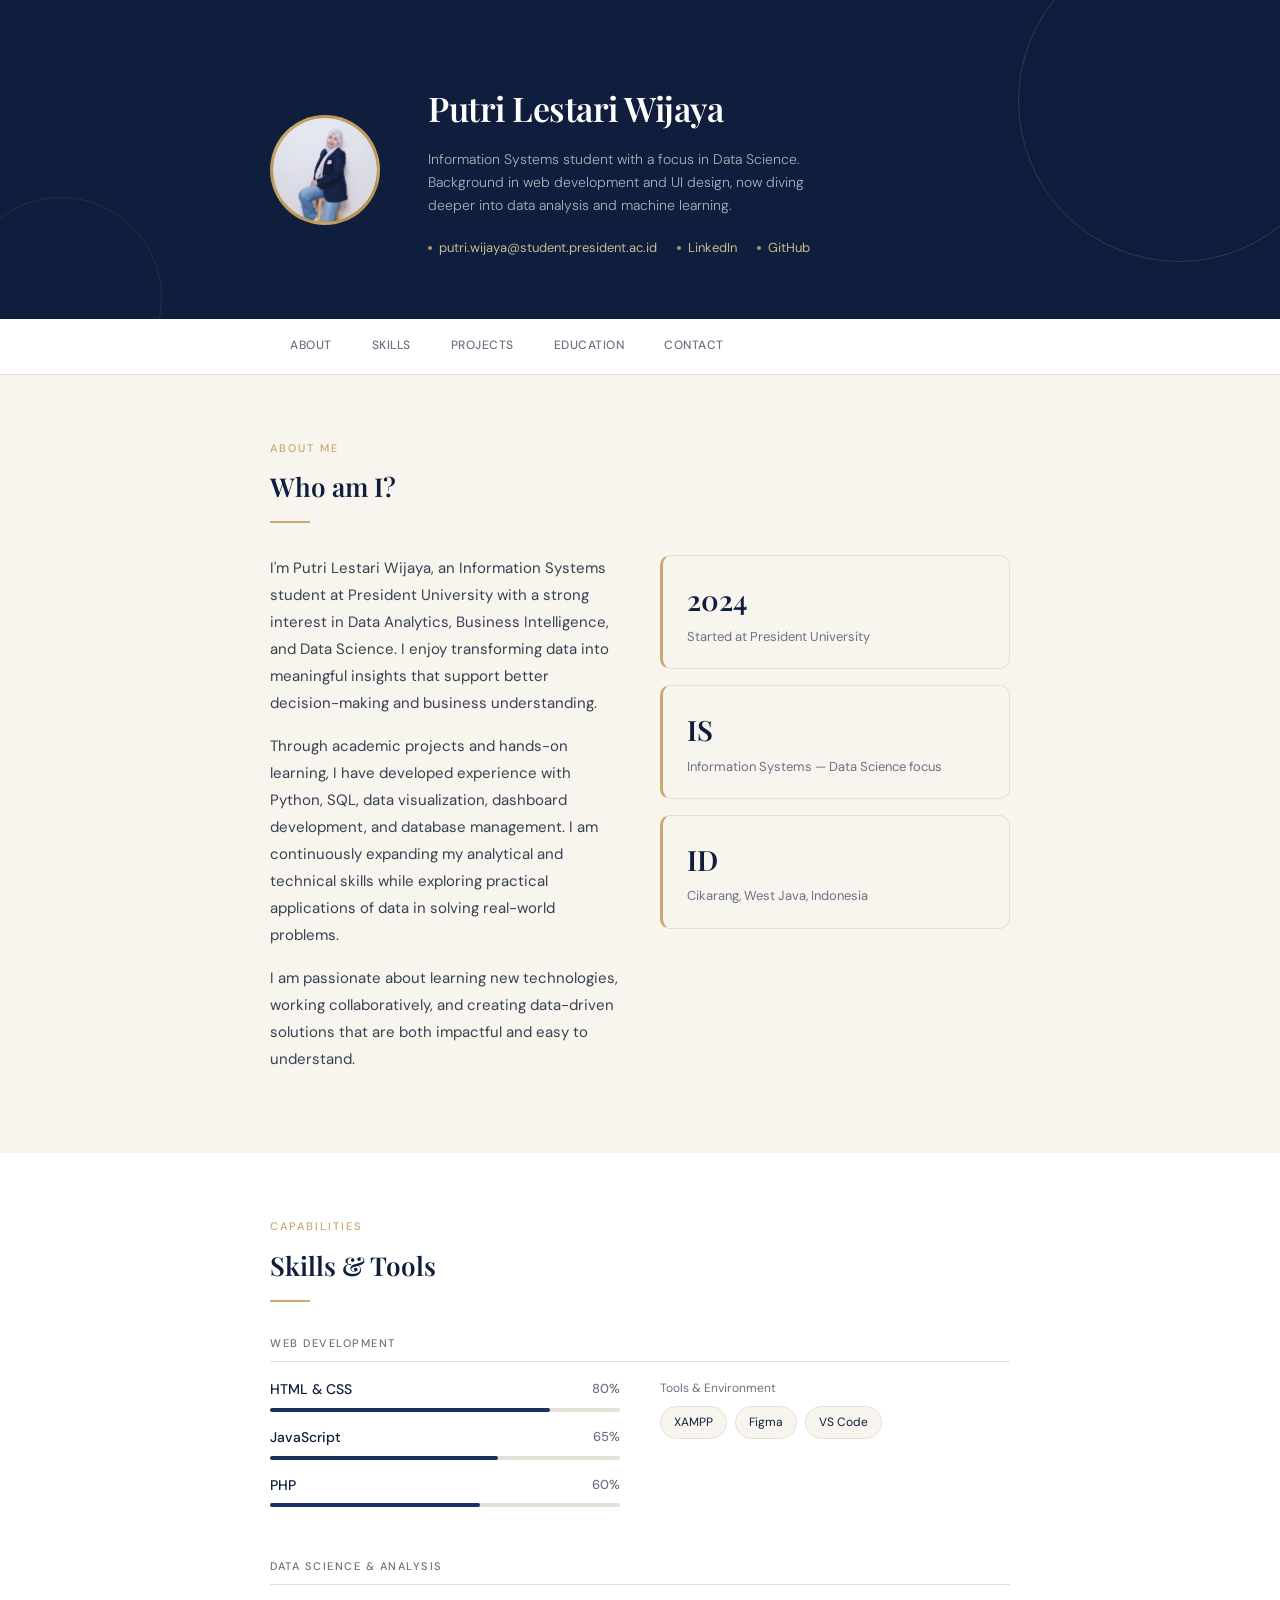
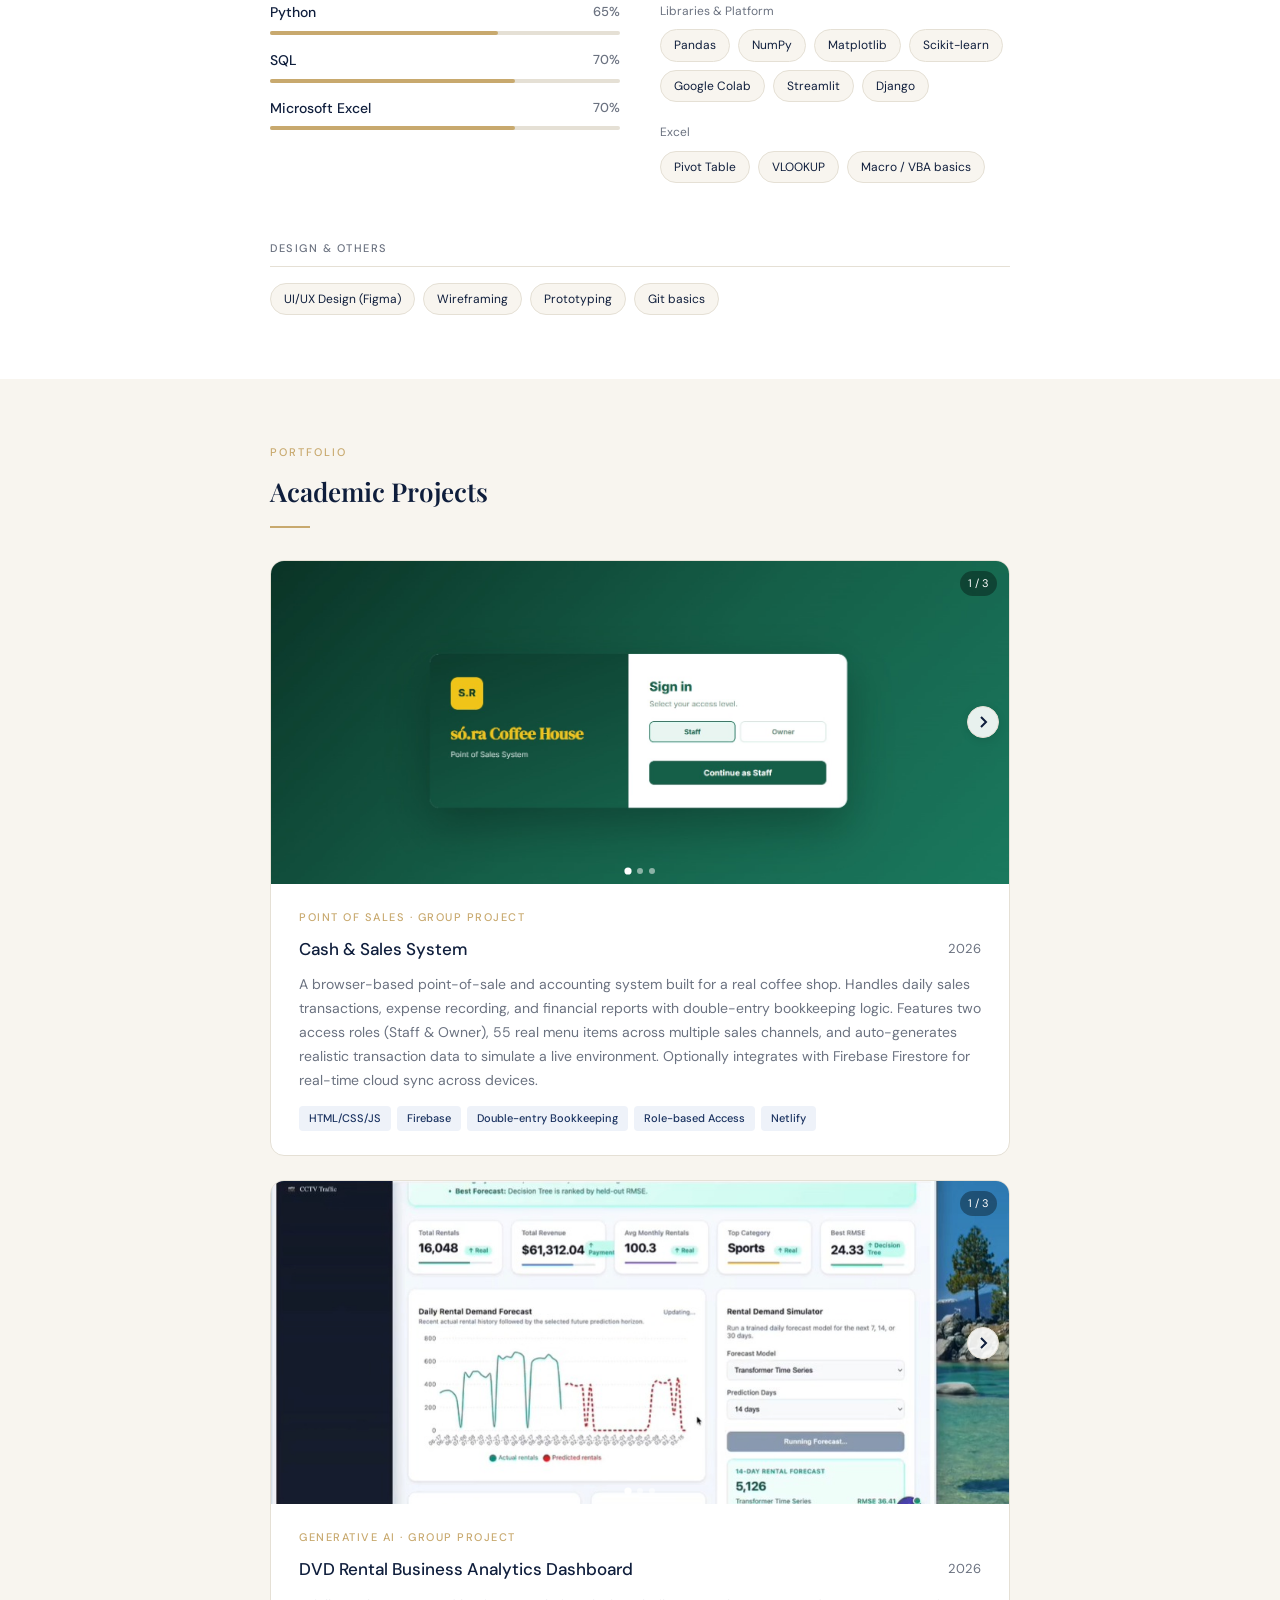
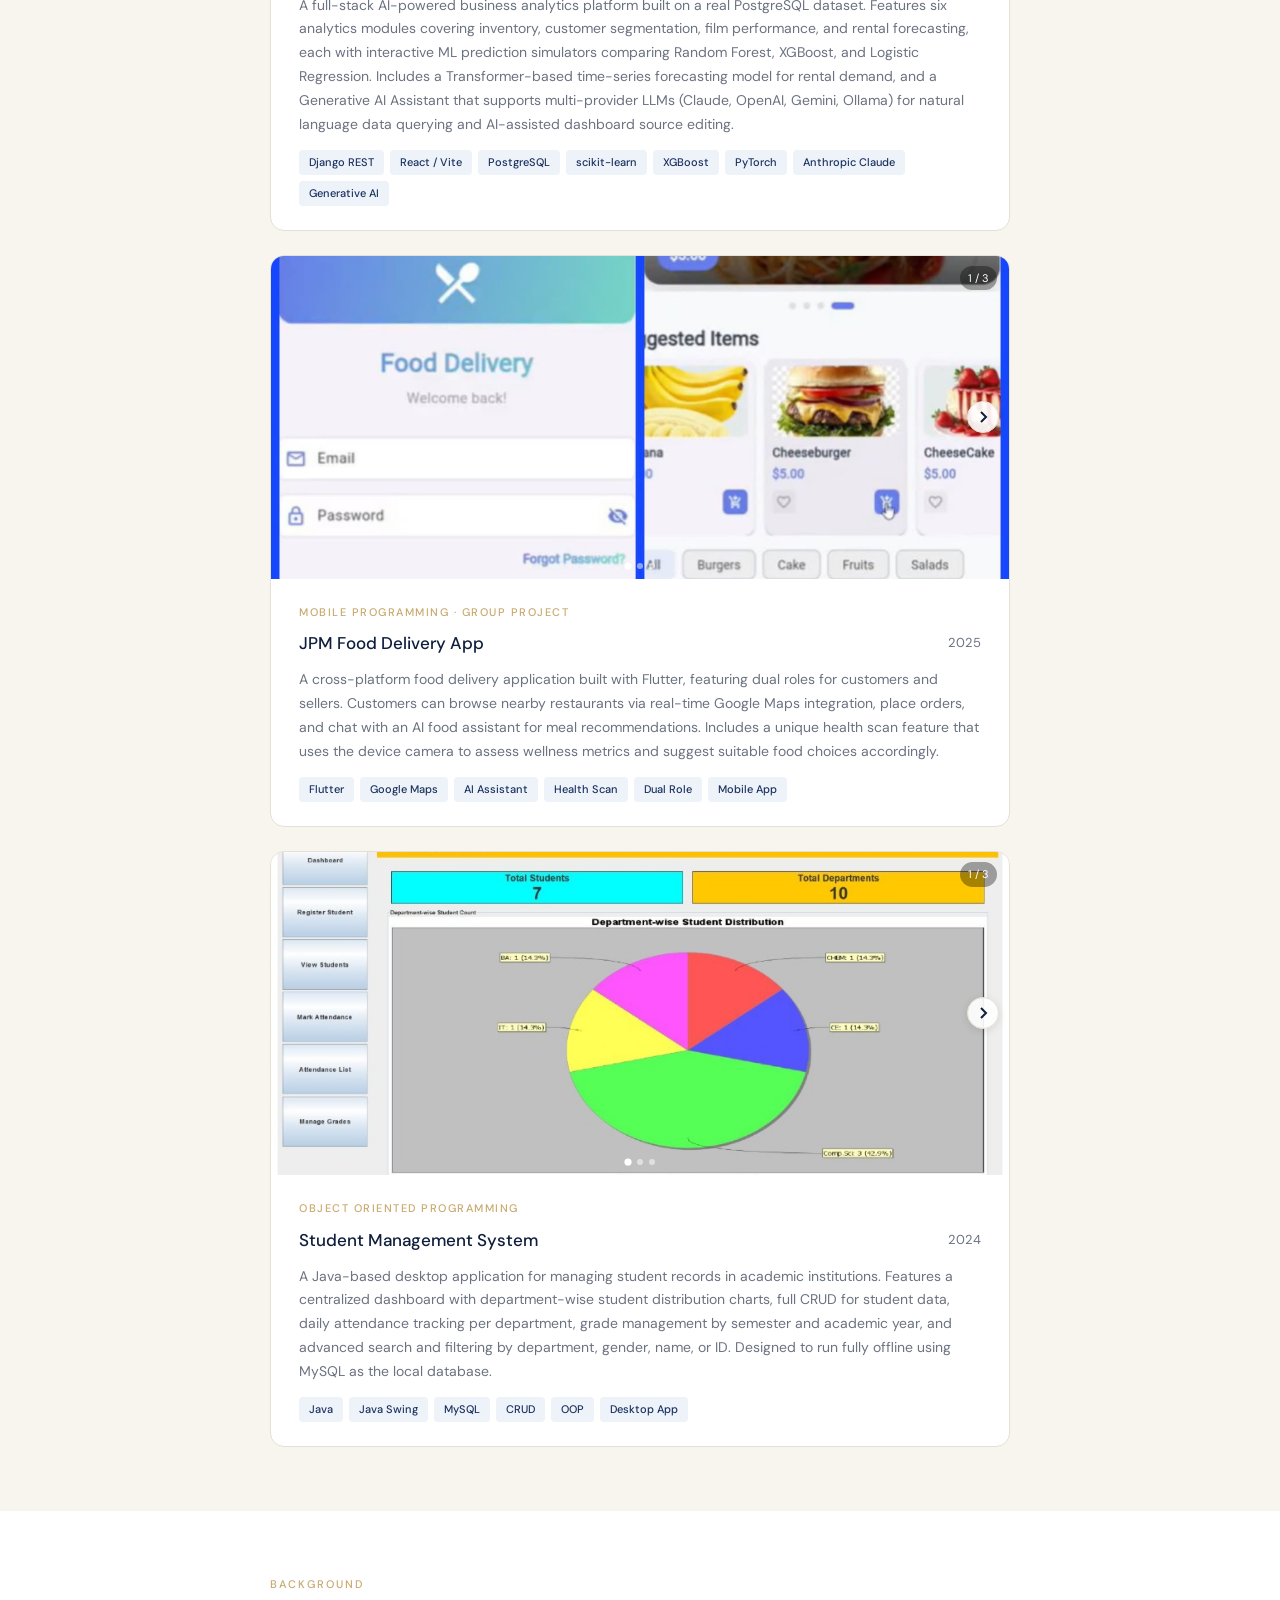
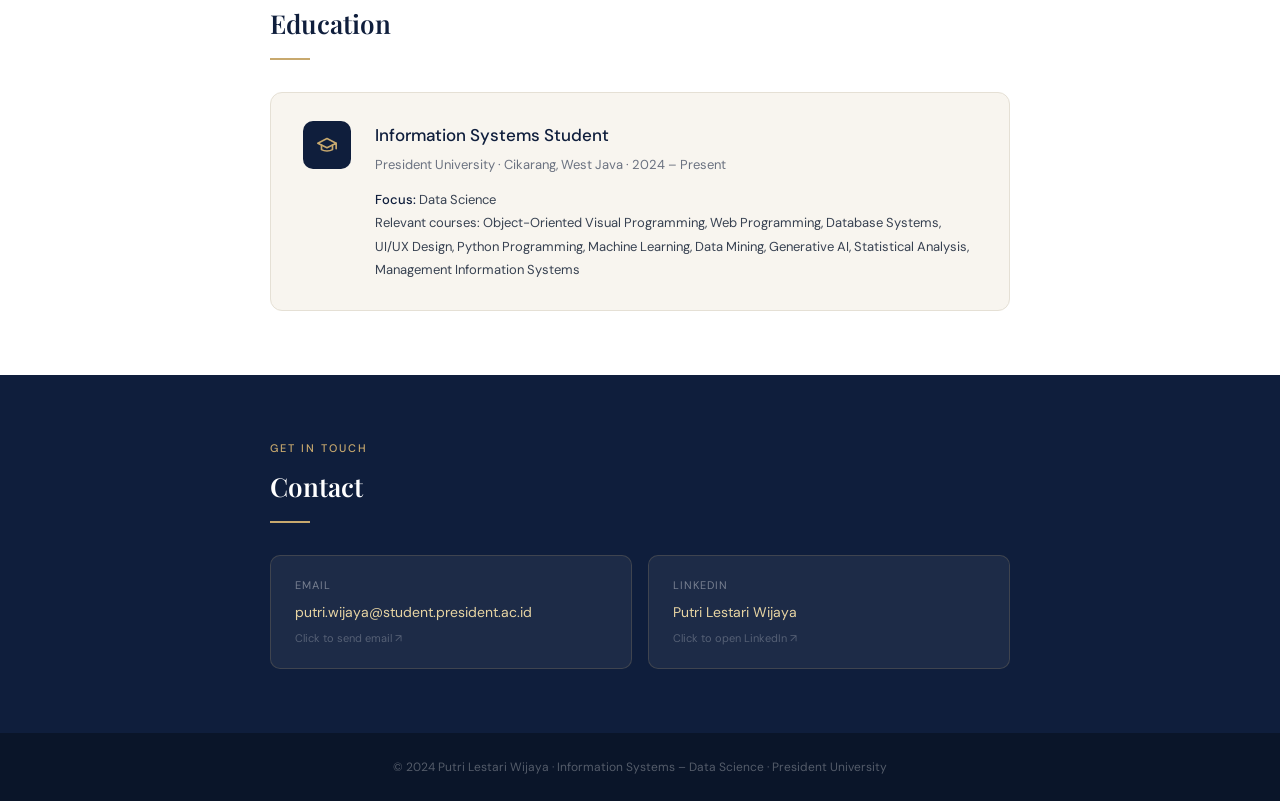
<file: index.html>
<!DOCTYPE html>
<html lang="en">
<head>
  <meta charset="UTF-8">
  <meta name="viewport" content="width=device-width, initial-scale=1.0">
  <title>Putri Lestari Wijaya — Portfolio</title>

  <!-- Google Fonts -->
  <link href="https://fonts.googleapis.com/css2?family=Playfair+Display:wght@400;600&family=DM+Sans:wght@300;400;500&display=swap" rel="stylesheet">

  <!-- Stylesheet -->
  <link rel="stylesheet" href="css/style.css">
</head>
<body>


<!-- =============================================
     HEADER
     Edit: nama, deskripsi singkat, email, LinkedIn
     ============================================= -->
<header>
  <div class="container">
    <div class="header-inner">

      <!-- Avatar: ganti "PLW" dengan inisial kamu -->
      <div class="avatar">
        <img src="images/profile.jpg" alt="Putri Lestari Wijaya">
      </div>
      <div class="header-text">
        <!-- Nama lengkap -->
        <h1>Putri Lestari Wijaya</h1>

        <!-- Deskripsi singkat -->
        <p class="header-desc">
          Information Systems student with a focus in Data Science.
          Background in web development and UI design, now diving deeper
          into data analysis and machine learning.
        </p>

        <!-- Link: email & LinkedIn -->
        <div class="header-links">
          <a href="mailto:putri.wijaya@student.president.ac.id">
            <span class="link-dot"></span>
            putri.wijaya@student.president.ac.id
          </a>
          <a href="https://www.linkedin.com/in/putri-lestari-wijaya-9479b8321/" target="_blank" rel="noopener">
            <span class="link-dot"></span>
            LinkedIn
          </a>
          <a href="https://github.com/putrilestari1204" target="_blank">
            <span class="link-dot"></span>
            GitHub
          </a>
        </div>
      </div>

    </div>
  </div>
</header>


<!-- =============================================
     NAVIGATION
     Edit: label menu kalau ganti nama section
     ============================================= -->
<nav>
  <div class="container">
    <ul>
      <li><a href="#about">About</a></li>
      <li><a href="#skills">Skills</a></li>
      <li><a href="#projects">Projects</a></li>
      <li><a href="#education">Education</a></li>
      <li><a href="#contact">Contact</a></li>
    </ul>
  </div>
</nav>


<!-- =============================================
     ABOUT
     Edit: paragraf tentang diri kamu, angka stat
     ============================================= -->
<section id="about">
  <div class="container">
    <p class="section-label">About Me</p>
    <h2>Who am I?</h2>
    <div class="divider"></div>

    <div class="about-grid">
      <!-- Teks paragraf -->
      <div class="about-text">
        <p>
      I'm Putri Lestari Wijaya, an Information Systems student at President University
      with a strong interest in Data Analytics, Business Intelligence, and Data Science.
      I enjoy transforming data into meaningful insights that support better
      decision-making and business understanding.
        </p>
        <p>
      Through academic projects and hands-on learning, I have developed experience
      with Python, SQL, data visualization, dashboard development, and database
      management. I am continuously expanding my analytical and technical skills
      while exploring practical applications of data in solving real-world problems.
        </p>
        <p>
      I am passionate about learning new technologies, working collaboratively,
      and creating data-driven solutions that are both impactful and easy to understand.
      </p>
      </div>

      <!-- Kartu statistik: ganti angka & label sesuai fakta kamu -->
      <div class="about-stats">
        <div class="stat-card">
          <div class="stat-number">2024</div>
          <div class="stat-label">Started at President University</div>
        </div>
        <div class="stat-card">
          <div class="stat-number">IS</div>
          <div class="stat-label">Information Systems — Data Science focus</div>
        </div>
        <div class="stat-card">
          <div class="stat-number">ID</div>
          <div class="stat-label">Cikarang, West Java, Indonesia</div>
        </div>
      </div>
    </div>
  </div>
</section>


<!-- =============================================
     SKILLS
     Edit: angka % skill bar, tambah/hapus tag
     ============================================= -->
<section id="skills">
  <div class="container">
    <p class="section-label">Capabilities</p>
    <h2>Skills & Tools</h2>
    <div class="divider"></div>

    <div class="skills-section">

      <!-- Web Development -->
      <div>
        <div class="skill-category-title">Web Development</div>
        <div class="skills-two-col">
          <div>
            <!-- Edit: ubah angka style="width:XX%" dan teks persentase -->
            <div class="skill-item">
              <div class="skill-name"><span>HTML & CSS</span><span class="skill-pct">80%</span></div>
              <div class="skill-bar"><div class="skill-fill" style="width:80%"></div></div>
            </div>
            <div class="skill-item">
              <div class="skill-name"><span>JavaScript</span><span class="skill-pct">65%</span></div>
              <div class="skill-bar"><div class="skill-fill" style="width:65%"></div></div>
            </div>
            <div class="skill-item">
              <div class="skill-name"><span>PHP</span><span class="skill-pct">60%</span></div>
              <div class="skill-bar"><div class="skill-fill" style="width:60%"></div></div>
            </div>
          </div>
          <div>
            <div class="tag-group">
              <div class="tag-group-label">Tools & Environment</div>
              <!-- Edit: tambah/hapus <span class="tag"> -->
              <div class="tags">
                <span class="tag">XAMPP</span>
                <span class="tag">Figma</span>
                <span class="tag">VS Code</span>
              </div>
            </div>
          </div>
        </div>
      </div>

      <!-- Data Science -->
      <div>
        <div class="skill-category-title">Data Science & Analysis</div>
        <div class="skills-two-col">
          <div>
            <div class="skill-item">
              <div class="skill-name"><span>Python</span><span class="skill-pct">65%</span></div>
              <div class="skill-bar"><div class="skill-fill gold" style="width:65%"></div></div>
            </div>
            <div class="skill-item">
              <div class="skill-name"><span>SQL</span><span class="skill-pct">70%</span></div>
              <div class="skill-bar"><div class="skill-fill gold" style="width:70%"></div></div>
            </div>
            <div class="skill-item">
              <div class="skill-name"><span>Microsoft Excel</span><span class="skill-pct">70%</span></div>
              <div class="skill-bar"><div class="skill-fill gold" style="width:70%"></div></div>
            </div>
          </div>
          <div>
            <div class="tag-group">
              <div class="tag-group-label">Libraries & Platform</div>
              <div class="tags">
                <span class="tag">Pandas</span>
                <span class="tag">NumPy</span>
                <span class="tag">Matplotlib</span>
                <span class="tag">Scikit-learn</span>
                <span class="tag">Google Colab</span>
                <span class="tag">Streamlit</span>
                <span class="tag">Django</span>
              </div>
            </div>
            <div class="tag-group" style="margin-top:12px;">
              <div class="tag-group-label">Excel</div>
              <div class="tags">
                <span class="tag">Pivot Table</span>
                <span class="tag">VLOOKUP</span>
                <span class="tag">Macro / VBA basics</span>
              </div>
            </div>
          </div>
        </div>
      </div>

      <!-- Design & Others -->
      <div>
        <div class="skill-category-title">Design & Others</div>
        <div class="tags">
          <span class="tag">UI/UX Design (Figma)</span>
          <span class="tag">Wireframing</span>
          <span class="tag">Prototyping</span>
          <span class="tag">Git basics</span>
        </div>
      </div>

    </div>
  </div>
</section>


<!-- =============================================
     PROJECTS
     Edit: salin blok .project-card untuk tambah proyek
     Foto: klik area gambar di browser untuk upload
     ============================================= -->
<section id="projects">
  <div class="container">
    <p class="section-label">Portfolio</p>
    <h2>Academic Projects</h2>
    <div class="divider"></div>

    <div class="projects-grid">


      <!-- ── PROJECT 1 ─────────────────────────── -->
      <div class="project-card">
        <div class="slider-wrap" data-slider>
          <div class="slider-track">
            <div class="slide"><img src="images/project1.1.png" alt="Login Page"></div>
            <div class="slide"><img src="images/project1.2.png" alt="Sales Entry"></div>
            <div class="slide"><img src="images/project1.3.png" alt="Reports"></div>
            </div>
          <button class="slider-btn prev hidden" aria-label="Previous">
            <svg viewBox="0 0 14 14"><polyline points="9,2 4,7 9,12"/></svg>
          </button>
          <button class="slider-btn next hidden" aria-label="Next">
            <svg viewBox="0 0 14 14"><polyline points="5,2 10,7 5,12"/></svg>
          </button>
          <div class="slider-dots"></div>
          <div class="slider-count"></div>
        </div>
        <div class="project-body">
          <div class="project-cat">Point of Sales · Group Project</div>
          <div class="project-header">
            <h3>Cash & Sales System</h3>
            <span class="project-year">2026</span>
          </div>
          <p>A browser-based point-of-sale and accounting system built for a real coffee shop. Handles daily sales transactions, expense recording, and financial reports with double-entry bookkeeping logic. Features two access roles (Staff & Owner), 55 real menu items across multiple sales channels, and auto-generates realistic transaction data to simulate a live environment. Optionally integrates with Firebase Firestore for real-time cloud sync across devices.</p>
          <div class="project-tags">
            <span class="project-tag">HTML/CSS/JS</span>
            <span class="project-tag">Firebase</span>
            <span class="project-tag">Double-entry Bookkeeping</span>
            <span class="project-tag">Role-based Access</span>
            <span class="project-tag">Netlify</span>
          </div>
        </div>
      </div>
      <!-- ── END PROJECT 1 ──────────────────────── -->


      <!-- ── PROJECT 2 ─────────────────────────── -->
      <div class="project-card">
        <div class="slider-wrap" data-slider>
          <div class="slider-track">
            <div class="slide"><img src="images/project2.1.jpeg" alt="Dashboard overview"></div>
            <div class="slide"><img src="images/project2.2.png" alt="ML analytics"></div>
            <div class="slide"><img src="images/project2.3.png" alt="Gen AI assistant"></div>
            </div>
          <button class="slider-btn prev hidden" aria-label="Previous">
            <svg viewBox="0 0 14 14"><polyline points="9,2 4,7 9,12"/></svg>
          </button>
          <button class="slider-btn next hidden" aria-label="Next">
            <svg viewBox="0 0 14 14"><polyline points="5,2 10,7 5,12"/></svg>
          </button>
          <div class="slider-dots"></div>
          <div class="slider-count"></div>
        </div>
        <div class="project-body">
          <div class="project-cat">Generative AI · Group Project</div>
          <div class="project-header">
            <h3>DVD Rental Business Analytics Dashboard</h3>
            <span class="project-year">2026</span>
          </div>
          <p>A full-stack AI-powered business analytics platform built on a real PostgreSQL dataset. Features six analytics modules covering inventory, customer segmentation, film performance, and rental forecasting, each with interactive ML prediction simulators comparing Random Forest, XGBoost, and Logistic Regression. Includes a Transformer-based time-series forecasting model for rental demand, and a Generative AI Assistant that supports multi-provider LLMs (Claude, OpenAI, Gemini, Ollama) for natural language data querying and AI-assisted dashboard source editing.</p>
          <div class="project-tags">
            <span class="project-tag">Django REST</span>
            <span class="project-tag">React / Vite</span>
            <span class="project-tag">PostgreSQL</span>
            <span class="project-tag">scikit-learn</span>
            <span class="project-tag">XGBoost</span>
            <span class="project-tag">PyTorch</span>
            <span class="project-tag">Anthropic Claude</span>
            <span class="project-tag">Generative AI</span>
          </div>
        </div>
      </div>
      <!-- ── END PROJECT 2 ──────────────────────── -->


      <!-- ── PROJECT 3 ─────────────────────────── -->
      <div class="project-card">
        <div class="slider-wrap" data-slider>
          <div class="slider-track">
            <div class="slide"><img src="images/project3.1.png" alt="Food login & dashboard"></div>
            <div class="slide"><img src="images/project3.2.png" alt="Maps & AI assistant"></div>
            <div class="slide"><img src="images/project3.3.png" alt="JPM Food health scan"></div>
            </div>
          <button class="slider-btn prev hidden" aria-label="Previous">
            <svg viewBox="0 0 14 14"><polyline points="9,2 4,7 9,12"/></svg>
          </button>
          <button class="slider-btn next hidden" aria-label="Next">
            <svg viewBox="0 0 14 14"><polyline points="5,2 10,7 5,12"/></svg>
          </button>
          <div class="slider-dots"></div>
          <div class="slider-count"></div>
        </div>
        <div class="project-body">
          <div class="project-cat">Mobile Programming · Group Project</div>
          <div class="project-header">
            <h3>JPM Food Delivery App</h3>
            <span class="project-year">2025</span>
          </div>
          <p>A cross-platform food delivery application built with Flutter, featuring dual roles for customers and sellers. Customers can browse nearby restaurants via real-time Google Maps integration, place orders, and chat with an AI food assistant for meal recommendations. Includes a unique health scan feature that uses the device camera to assess wellness metrics and suggest suitable food choices accordingly.</p>
          <div class="project-tags">
            <span class="project-tag">Flutter</span>
            <span class="project-tag">Google Maps</span>
            <span class="project-tag">AI Assistant</span>
            <span class="project-tag">Health Scan</span>
            <span class="project-tag">Dual Role</span>
            <span class="project-tag">Mobile App</span>
          </div>
        </div>
      </div>
      <!-- ── END PROJECT 3 ──────────────────────── -->


      <!-- ── PROJECT 4 ─────────────────────────── -->
      <div class="project-card">
        <div class="slider-wrap" data-slider>
          <div class="slider-track">
            <div class="slide"><img src="images/project4.1.png" alt="Student Dashboard"></div>
            <div class="slide"><img src="images/project4.2.png" alt="View Students"></div>
            <div class="slide"><img src="images/project4.3.png" alt="Student Details"></div>
            </div>
          <button class="slider-btn prev hidden" aria-label="Previous">
            <svg viewBox="0 0 14 14"><polyline points="9,2 4,7 9,12"/></svg>
          </button>
          <button class="slider-btn next hidden" aria-label="Next">
            <svg viewBox="0 0 14 14"><polyline points="5,2 10,7 5,12"/></svg>
          </button>
          <div class="slider-dots"></div>
          <div class="slider-count"></div>
        </div>
        <div class="project-body">
          <div class="project-cat">Object Oriented Programming</div>
          <div class="project-header">
            <h3>Student Management System</h3>
            <span class="project-year">2024</span>
          </div>
          <p>A Java-based desktop application for managing student records in academic institutions. Features a centralized dashboard with department-wise student distribution charts, full CRUD for student data, daily attendance tracking per department, grade management by semester and academic year, and advanced search and filtering by department, gender, name, or ID. Designed to run fully offline using MySQL as the local database.</p>
          <div class="project-tags">
            <span class="project-tag">Java</span>
            <span class="project-tag">Java Swing</span>
            <span class="project-tag">MySQL</span>
            <span class="project-tag">CRUD</span>
            <span class="project-tag">OOP</span>
            <span class="project-tag">Desktop App</span>
          </div>
        </div>
      </div>
      <!-- ── END PROJECT 4 ──────────────────────── -->


    </div>
  </div>
</section>


<!-- =============================================
     EDUCATION
     Edit: nama jurusan, universitas, tahun, MK
     ============================================= -->
<section id="education">
  <div class="container">
    <p class="section-label">Background</p>
    <h2>Education</h2>
    <div class="divider"></div>

    <div class="edu-card">
      <div class="edu-icon">
        <svg viewBox="0 0 24 24" xmlns="http://www.w3.org/2000/svg">
          <path d="M22 10v6M2 10l10-5 10 5-10 5-10-5z" stroke-linecap="round" stroke-linejoin="round"/>
          <path d="M6 12v5c3.33 2 8.67 2 12 0v-5" stroke-linecap="round" stroke-linejoin="round"/>
        </svg>
      </div>
      <div class="edu-info">
        <h3>Information Systems Student</h3>
        <div class="edu-meta">President University · Cikarang, West Java · 2024 – Present</div>
        <div class="edu-courses">
          <strong>Focus:</strong> Data Science<br>
          Relevant courses: Object-Oriented Visual Programming, Web Programming, Database Systems, UI/UX Design,
          Python Programming, Machine Learning, Data Mining, Generative AI,
          Statistical Analysis, Management Information Systems
        </div>
      </div>
    </div>
  </div>
</section>


<!-- =============================================
     CONTACT
     Edit: email href & value, LinkedIn href & value
     ============================================= -->
<section id="contact">
  <div class="container">
    <p class="section-label">Get In Touch</p>
    <h2>Contact</h2>
    <div class="divider"></div>

    <div class="contact-grid">
      <a class="contact-card" href="mailto:putri.wijaya@student.president.ac.id">
        <div class="contact-card-label">Email</div>
        <div class="contact-card-value">putri.wijaya@student.president.ac.id</div>
        <div class="contact-card-hint">Click to send email ↗</div>
      </a>
      <a class="contact-card" href="https://www.linkedin.com/in/putri-lestari-wijaya-9479b8321/" target="_blank" rel="noopener">
        <div class="contact-card-label">LinkedIn</div>
        <div class="contact-card-value">Putri Lestari Wijaya</div>
        <div class="contact-card-hint">Click to open LinkedIn ↗</div>
      </a>
    </div>
  </div>
</section>


<!-- =============================================
     FOOTER
     Edit: nama dan tahun
     ============================================= -->
<footer>
  © 2024 Putri Lestari Wijaya · Information Systems – Data Science · President University
</footer>


<!-- Slider Script -->
<script src="js/slider.js"></script>
</body>
</html>
</file>
<file: css/style.css>
/* ============================================
   PUTRI LESTARI WIJAYA — PORTFOLIO STYLESHEET
   ============================================
   File ini mengatur semua tampilan portofolio.
   Setiap section punya komentar tersendiri.
   Lihat GUIDE.md untuk panduan lengkap edit.
   ============================================ */


/* ─────────────────────────────────────────────
   [1] GLOBAL VARIABLES & RESET
   Ubah warna utama di sini kalau mau ganti tema
   ───────────────────────────────────────────── */
:root {
  --navy:       #0f1e3c;   /* warna utama gelap */
  --navy-mid:   #1a3260;   /* warna aksen navy */
  --gold:       #c8a96e;   /* warna emas (aksen) */
  --gold-light: #e8d5a3;   /* emas muda untuk teks di bg gelap */
  --cream:      #f8f5ef;   /* background utama */
  --white:      #ffffff;
  --text-muted: #6b7280;   /* teks abu-abu */
  --border:     #e5e0d5;   /* warna garis border */

  --radius-sm:  8px;
  --radius-md:  12px;
  --radius-lg:  14px;
}

* { margin: 0; padding: 0; box-sizing: border-box; }

body {
  font-family: 'DM Sans', sans-serif;
  background: var(--cream);
  color: var(--navy);
  font-size: 15px;
  line-height: 1.7;
}

.container {
  max-width: 820px;
  margin: 0 auto;
  padding: 0 40px;
}

/* ─────────────────────────────────────────────
   [2] SECTION SHARED STYLES
   ───────────────────────────────────────────── */
section { padding: 64px 0; }
section:nth-child(even) { background: var(--white); }

.section-label {
  font-size: 11px;
  text-transform: uppercase;
  letter-spacing: 2px;
  color: var(--gold);
  font-weight: 500;
  margin-bottom: 8px;
}

h2 {
  font-family: 'Playfair Display', serif;
  font-size: 26px;
  font-weight: 600;
  color: var(--navy);
}

.divider {
  width: 40px;
  height: 2px;
  background: var(--gold);
  margin: 12px 0 32px;
}


/* ─────────────────────────────────────────────
   [3] HEADER
   Edit nama, deskripsi, dan link di index.html
   ───────────────────────────────────────────── */
header {
  background: var(--navy);
  color: white;
  padding: 80px 0 60px;
  position: relative;
  overflow: hidden;
}

header::before {
  content: '';
  position: absolute;
  top: -60px; right: -60px;
  width: 320px; height: 320px;
  border: 1px solid rgba(200,169,110,0.2);
  border-radius: 50%;
}

header::after {
  content: '';
  position: absolute;
  bottom: -80px; left: -40px;
  width: 200px; height: 200px;
  border: 1px solid rgba(200,169,110,0.12);
  border-radius: 50%;
}

.header-inner {
  display: flex;
  align-items: center;
  gap: 48px;
  position: relative;
  z-index: 1;
}

.avatar {
  width: 110px; height: 110px;
  border-radius: 50%;
  background: linear-gradient(135deg, var(--gold) 0%, #a8813a 100%);
  display: flex; align-items: center; justify-content: center;
  font-family: 'Playfair Display', serif;
  font-size: 32px; color: white; font-weight: 600;
  flex-shrink: 0;
  border: 3px solid rgba(200,169,110,0.4);
  letter-spacing: 1px;
  overflow: hidden; /* makes sure photo stays in the circle */
}

/* When using a profile photo inside .avatar */
.avatar img {
  width: 100%;
  height: 100%;
  object-fit: cover;
  border-radius: 50%;
  display: block;
}

.header-text h1 {
  font-family: 'Playfair Display', serif;
  font-size: 34px; font-weight: 600;
  letter-spacing: -0.5px;
  margin-bottom: 10px;
}

.header-desc {
  color: rgba(255,255,255,0.65);
  font-size: 14px; font-weight: 300;
  max-width: 420px;
  line-height: 1.65;
}

.header-links {
  display: flex; gap: 20px;
  margin-top: 20px; flex-wrap: wrap;
}

.header-links a {
  color: var(--gold-light);
  text-decoration: none; font-size: 13px;
  display: flex; align-items: center; gap: 7px;
  opacity: 0.85;
  transition: opacity 0.2s;
}

.header-links a:hover { opacity: 1; text-decoration: underline; }

.link-dot {
  width: 4px; height: 4px;
  border-radius: 50%;
  background: var(--gold);
  flex-shrink: 0;
}


/* ─────────────────────────────────────────────
   [4] NAVIGATION
   ───────────────────────────────────────────── */
nav {
  background: white;
  border-bottom: 1px solid var(--border);
  position: sticky; top: 0; z-index: 100;
}

nav ul { display: flex; list-style: none; overflow-x: auto; }

nav ul li a {
  display: block; padding: 16px 20px;
  text-decoration: none; color: var(--text-muted);
  font-size: 12px; font-weight: 500;
  border-bottom: 2px solid transparent;
  transition: all 0.2s;
  letter-spacing: 0.5px;
  text-transform: uppercase;
  white-space: nowrap;
}

nav ul li a:hover { color: var(--navy); border-bottom-color: var(--gold); }


/* ─────────────────────────────────────────────
   [5] ABOUT SECTION
   ───────────────────────────────────────────── */
.about-grid {
  display: grid;
  grid-template-columns: 1fr 1fr;
  gap: 40px;
  align-items: start;
}

.about-text p {
  color: #374151; line-height: 1.8; margin-bottom: 16px;
}

.about-stats { display: grid; gap: 16px; }

.stat-card {
  background: var(--cream);
  border: 1px solid var(--border);
  border-radius: 10px;
  padding: 20px 24px;
  border-left: 3px solid var(--gold);
}

.stat-number {
  font-size: 28px;
  font-family: 'Playfair Display', serif;
  color: var(--navy); font-weight: 600;
}

.stat-label {
  font-size: 13px; color: var(--text-muted); margin-top: 2px;
}


/* ─────────────────────────────────────────────
   [6] SKILLS SECTION
   ───────────────────────────────────────────── */
.skills-section { display: grid; gap: 36px; }

.skill-category-title {
  font-size: 11px; text-transform: uppercase; letter-spacing: 1.5px;
  color: var(--text-muted); font-weight: 500; margin-bottom: 16px;
  padding-bottom: 8px; border-bottom: 1px solid var(--border);
}

.skills-two-col {
  display: grid; grid-template-columns: 1fr 1fr; gap: 40px;
}

.skill-item { margin-bottom: 14px; }

.skill-name {
  font-size: 14px; font-weight: 500; color: var(--navy);
  margin-bottom: 6px;
  display: flex; justify-content: space-between;
}

.skill-pct { color: var(--text-muted); font-size: 13px; }

.skill-bar {
  height: 4px; background: var(--border); border-radius: 2px;
}

.skill-fill {
  height: 100%; background: var(--navy-mid); border-radius: 2px;
}

.skill-fill.gold { background: var(--gold); }

.tags { display: flex; flex-wrap: wrap; gap: 8px; }

.tag {
  background: var(--cream); border: 1px solid var(--border);
  color: var(--navy); font-size: 12px; padding: 5px 13px;
  border-radius: 20px;
}

.tag-group { margin-bottom: 20px; }

.tag-group-label { font-size: 12px; color: var(--text-muted); margin-bottom: 8px; }


/* ─────────────────────────────────────────────
   [7] PROJECTS SECTION — CARD & IMAGE SLIDER
   ───────────────────────────────────────────── */
.projects-grid { display: grid; gap: 24px; }

.project-card {
  background: white;
  border: 1px solid var(--border);
  border-radius: var(--radius-lg);
  overflow: hidden;
  transition: border-color 0.2s, box-shadow 0.2s;
}

.project-card:hover {
  border-color: var(--gold);
  box-shadow: 0 4px 24px rgba(15,30,60,0.07);
}

/* Slider */
.slider-wrap {
  position: relative;
  width: 100%;
  aspect-ratio: 16/7;
  background: #e8e4dc;
  overflow: hidden;
}

.slider-track {
  display: flex;
  height: 100%;
  transition: transform 0.4s cubic-bezier(.4,0,.2,1);
}

.slide { min-width: 100%; height: 100%; flex-shrink: 0; }

.slide img {
  width: 100%; height: 100%;
  object-fit: cover; display: block;
}

.slider-btn {
  position: absolute; top: 50%; transform: translateY(-50%);
  width: 32px; height: 32px; border-radius: 50%;
  background: rgba(255,255,255,0.9);
  border: 1px solid var(--border);
  cursor: pointer;
  display: flex; align-items: center; justify-content: center;
  z-index: 2;
  transition: background 0.15s;
  box-shadow: 0 2px 8px rgba(0,0,0,0.1);
}

.slider-btn:hover { background: white; }
.slider-btn svg { width: 14px; height: 14px; stroke: var(--navy); stroke-width: 2; fill: none; }
.slider-btn.prev { left: 10px; }
.slider-btn.next { right: 10px; }
.slider-btn.hidden { display: none; }

.slider-dots {
  position: absolute; bottom: 10px; left: 50%; transform: translateX(-50%);
  display: flex; gap: 6px;
}

.dot {
  width: 6px; height: 6px; border-radius: 50%;
  background: rgba(255,255,255,0.5);
  cursor: pointer; transition: background 0.2s, transform 0.2s;
}

.dot.active { background: white; transform: scale(1.2); }

.slider-count {
  position: absolute; top: 10px; right: 12px;
  background: rgba(0,0,0,0.35); color: white;
  font-size: 11px; padding: 3px 8px; border-radius: 20px;
  display: none;
}

.has-multiple .slider-count { display: block; }

.upload-zone {
  position: absolute; inset: 0;
  display: flex; flex-direction: column;
  align-items: center; justify-content: center;
  gap: 8px; cursor: pointer;
  background: #ede9e1;
  transition: background 0.15s;
}

.upload-zone svg { width: 32px; height: 32px; stroke: #b0a898; fill: none; stroke-width: 1.5; }
.upload-zone span { font-size: 13px; color: #b0a898; }
.upload-zone input { display: none; }
.upload-zone:hover { background: #e5e0d7; }

/* Project card body */
.project-body { padding: 24px 28px; }

.project-cat {
  font-size: 11px; text-transform: uppercase; letter-spacing: 1.5px;
  color: var(--gold); font-weight: 500; margin-bottom: 8px;
}

.project-header {
  display: flex; justify-content: space-between;
  align-items: flex-start; gap: 12px;
}

.project-card h3 { font-size: 17px; font-weight: 500; margin-bottom: 10px; }
.project-year { font-size: 13px; color: var(--text-muted); white-space: nowrap; padding-top: 3px; }
.project-card p { color: var(--text-muted); font-size: 14px; line-height: 1.7; }

.project-tags { display: flex; flex-wrap: wrap; gap: 6px; margin-top: 14px; }

.project-tag {
  background: #eef2f9; color: var(--navy-mid);
  font-size: 11px; padding: 3px 10px; border-radius: 4px; font-weight: 500;
}


/* ─────────────────────────────────────────────
   [8] EDUCATION SECTION
   ───────────────────────────────────────────── */
.edu-card {
  background: var(--cream);
  border: 1px solid var(--border);
  border-radius: var(--radius-md);
  padding: 28px 32px;
  display: flex; gap: 24px; align-items: flex-start;
}

.edu-icon {
  width: 48px; height: 48px; border-radius: 10px;
  background: var(--navy);
  display: flex; align-items: center; justify-content: center;
  flex-shrink: 0;
}

.edu-icon svg { width: 22px; height: 22px; fill: none; stroke: var(--gold); stroke-width: 1.8; }

.edu-info h3 { font-size: 17px; font-weight: 500; margin-bottom: 4px; }
.edu-meta { font-size: 13px; color: var(--text-muted); margin-bottom: 12px; }
.edu-courses { font-size: 13px; color: #374151; line-height: 1.8; }
.edu-courses strong { color: var(--navy); font-weight: 500; }


/* ─────────────────────────────────────────────
   [9] CONTACT SECTION
   ───────────────────────────────────────────── */
#contact { background: var(--navy); }
#contact .section-label { color: var(--gold); }
#contact h2 { color: white; }
#contact .divider { background: var(--gold); }

.contact-grid { display: grid; grid-template-columns: repeat(2, 1fr); gap: 16px; }

.contact-card {
  background: rgba(255,255,255,0.06);
  border: 1px solid rgba(200,169,110,0.2);
  border-radius: 10px; padding: 20px 24px;
  text-decoration: none; display: block;
  transition: background 0.2s, border-color 0.2s;
}

.contact-card:hover {
  background: rgba(255,255,255,0.1);
  border-color: rgba(200,169,110,0.5);
}

.contact-card-label {
  font-size: 11px; text-transform: uppercase; letter-spacing: 1px;
  color: rgba(255,255,255,0.4); margin-bottom: 6px;
}

.contact-card-value { font-size: 14px; color: var(--gold-light); font-weight: 400; word-break: break-all; }
.contact-card-hint { font-size: 11px; color: rgba(255,255,255,0.25); margin-top: 4px; }


/* ─────────────────────────────────────────────
   [10] FOOTER
   ───────────────────────────────────────────── */
footer {
  text-align: center; padding: 24px;
  background: #0a1529;
  font-size: 12px; color: rgba(255,255,255,0.3);
}


/* ─────────────────────────────────────────────
   [11] RESPONSIVE (MOBILE)
   ───────────────────────────────────────────── */
@media (max-width: 600px) {
  .header-inner { flex-direction: column; text-align: center; gap: 24px; }
  .about-grid, .skills-two-col, .contact-grid { grid-template-columns: 1fr; }
  .container { padding: 0 20px; }
}
</file>
